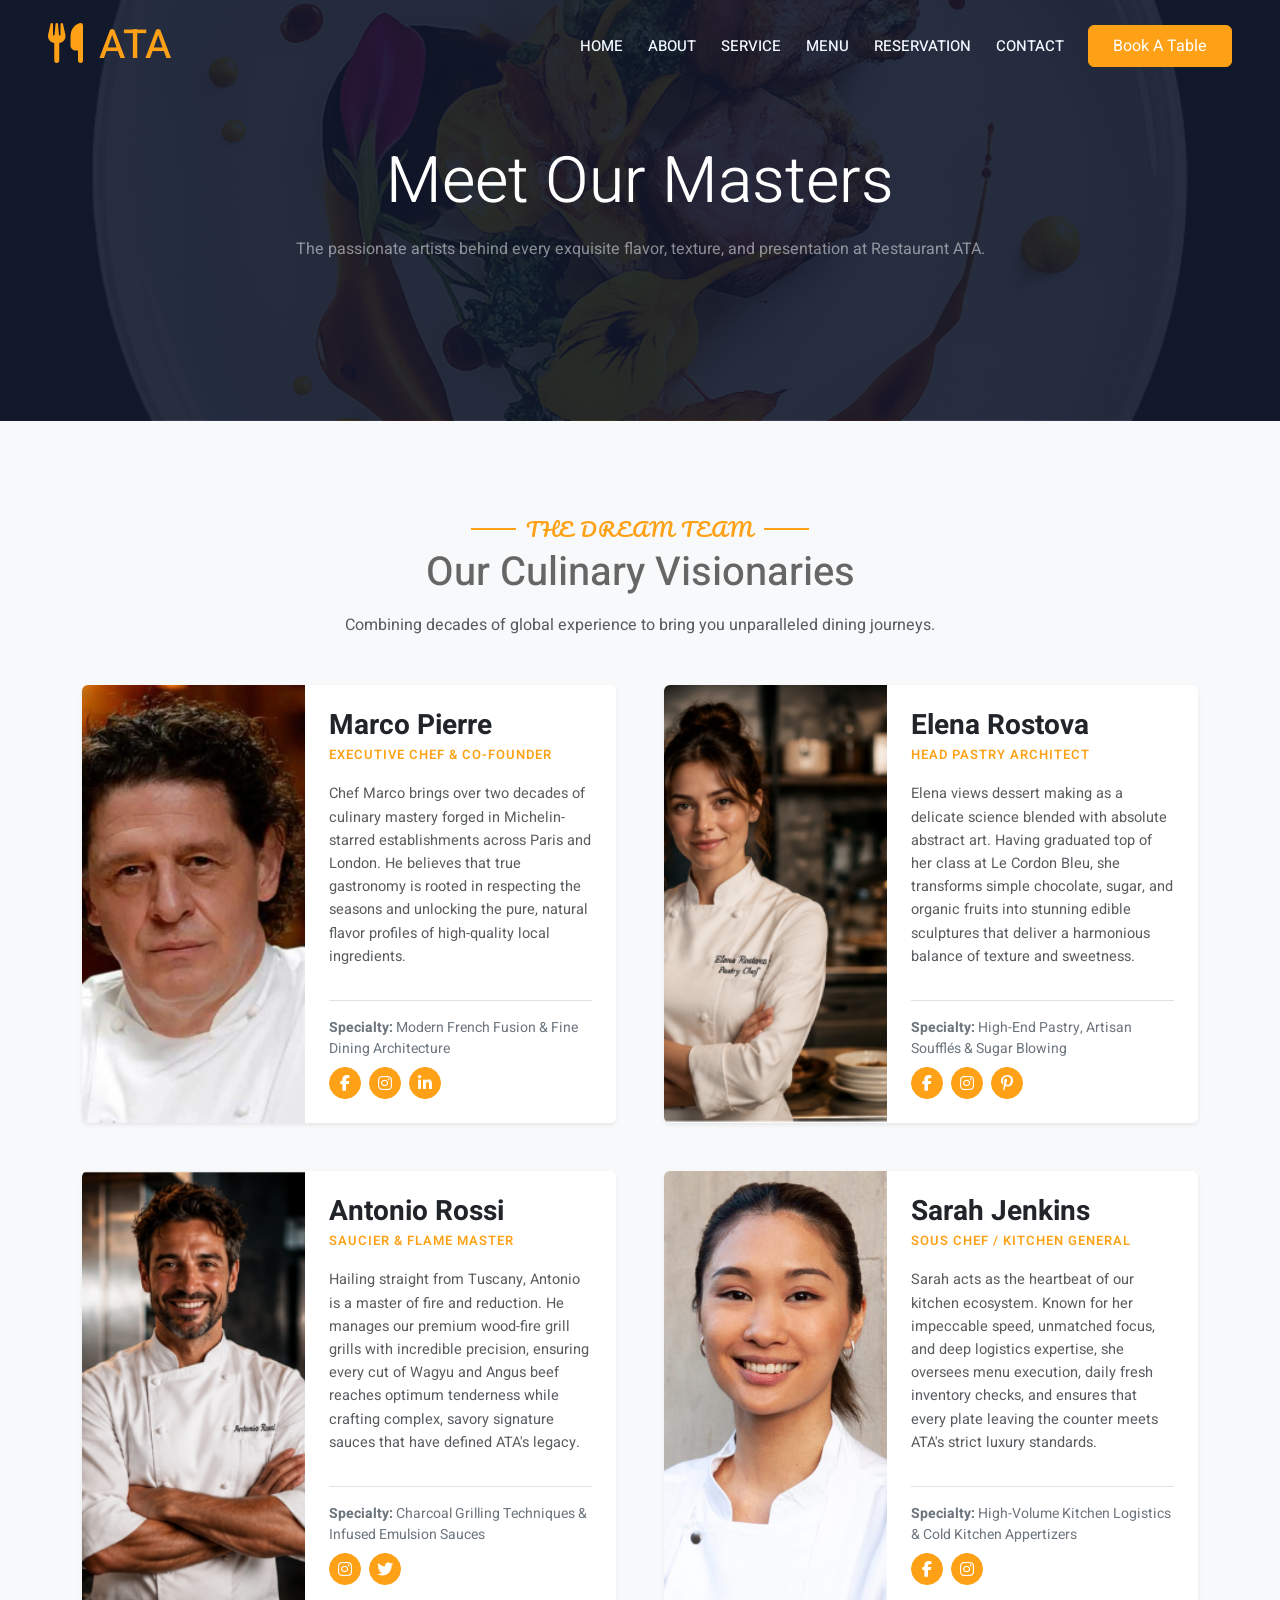
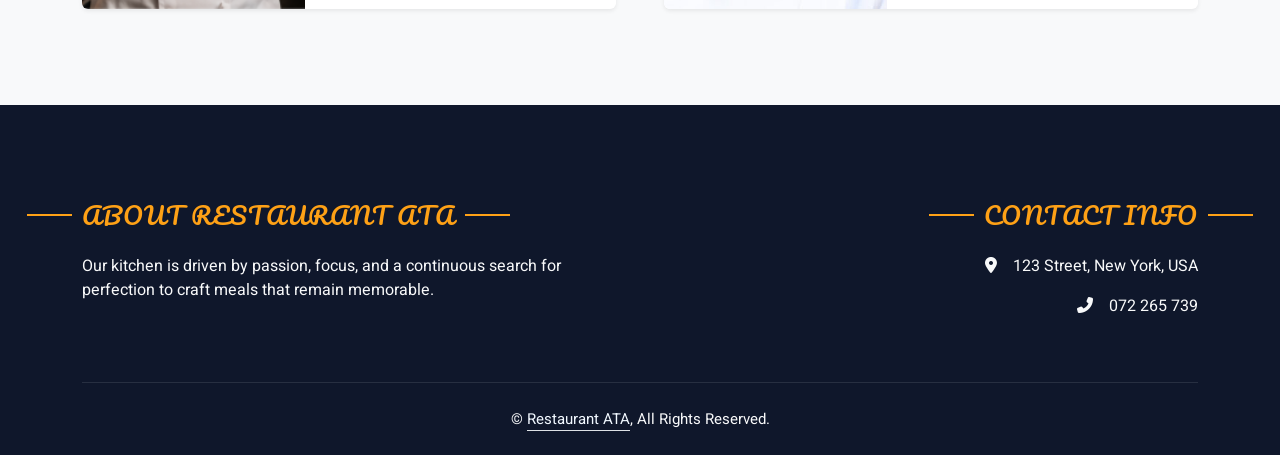
<file: chefs.html>
<!doctype html>
<html lang="en">
  <head>
    <meta charset="UTF-8" />
    <meta name="viewport" content="width=device-width, initial-scale=1.0" />
    <title>Our Culinary Masters - Restaurant ATA</title>
    
    <!-- Bootstrap JS Bundle -->
    <script src="https://cdn.jsdelivr.net/npm/bootstrap@5.3.2/dist/js/bootstrap.bundle.min.js"></script>

    <!-- Google Web Fonts -->
    <link rel="preconnect" href="https://fonts.googleapis.com" />
    <link rel="preconnect" href="https://fonts.gstatic.com" crossorigin />
    <link href="https://fonts.googleapis.com/css2?family=Heebo:wght@400;500;600;700&family=Pacifico&display=swap" rel="stylesheet" />

    <!-- Icon Font Stylesheet (Font Awesome) -->
    <link href="https://cdnjs.cloudflare.com/ajax/libs/font-awesome/6.5.1/css/all.min.css" rel="stylesheet" />

    <!-- Bootstrap Icons -->
    <link href="https://cdn.jsdelivr.net/npm/bootstrap-icons@1.11.3/font/bootstrap-icons.css" rel="stylesheet" />

    <!-- Customized Bootstrap Stylesheet -->
    <link href="https://cdn.jsdelivr.net/npm/bootstrap@5.3.2/dist/css/bootstrap.min.css" rel="stylesheet" />

    <!-- Animate.css -->
    <link rel="stylesheet" href="https://cdnjs.cloudflare.com/ajax/libs/animate.css/4.1.1/animate.min.css" />

    <!-- Template Stylesheet -->
    <link href="v.css" rel="stylesheet" />
    
    <!-- WOW.js -->
    <script src="https://cdnjs.cloudflare.com/ajax/libs/wow/1.1.2/wow.min.js"></script>
    <script>
      new WOW().init();
    </script>
  </head>

  <body style="background-color: #f8f9fa;">
    <!-- Navbar & Hero Header -->
    <div class="container-fluid position-relative p-0">
      <nav class="navbar navbar-expand-lg navbar-dark bg-dark px-4 px-lg-5 py-3 py-lg-0">
        <a href="index.html" class="navbar-brand p-0">
          <h1 class="text-primary m-0"><i class="fa fa-utensils me-3"></i>ATA</h1>
        </a>
        <button class="navbar-toggler" type="button" data-bs-toggle="collapse" data-bs-target="#navbarCollapse">
          <span class="navbar-toggler-icon"></span>
        </button>
        <div class="collapse navbar-collapse" id="navbarCollapse">
          <div class="navbar-nav ms-auto py-0 pe-4">
            <a href="index.html" class="nav-item nav-link">Home</a>
            <a href="index.html#about" class="nav-item nav-link">About</a>
            <a href="index.html#service" class="nav-item nav-link">Service</a>
            <a href="index.html#menu" class="nav-item nav-link">Menu</a>
            <a href="index.html#reservation" class="nav-item nav-link">Reservation</a>
            <a href="index.html#contact" class="nav-item nav-link">Contact</a>
          </div>
          <a href="index.html#reservation" class="btn btn-primary py-2 px-4">Book A Table</a>
        </div>
      </nav>

      <div class="container-fluid py-5 bg-dark hero-header mb-5">
        <div class="container my-5 py-5 text-center">
          <h1 class="display-3 text-white mb-3 animate__animated animate__slideInDown">Meet Our Masters</h1>
          <p class="text-light-50 text-white-50 mx-auto, style="max-width: 600px;">The passionate artists behind every exquisite flavor, texture, and presentation at Restaurant ATA.</p>
        </div>
      </div>
    </div>

    <!-- Detailed Chefs Section -->
    <div class="container-fluid py-5">
      <div class="container">
        <div class="text-center wow animate__animated animate__fadeInUp mb-5">
          <h5 class="section-title ff-secondary text-center text-primary fw-normal">The Dream Team</h5>
          <h1 class="mb-3">Our Culinary Visionaries</h1>
          <p class="text-muted">Combining decades of global experience to bring you unparalleled dining journeys.</p>
        </div>
        
        <div class="row g-5">
          <!-- Chef 1 - Executive Chef -->
          <div class="col-lg-6 wow animate__animated animate__fadeInUp" data-wow-delay="0.1s">
            <div class="card border-0 shadow-sm overflow-hidden h-100 bg-white">
              <div class="row g-0 h-100">
                <div class="col-md-5 position-relative" style="min-height: 300px;">
                  <img class="w-100 h-100" src="r.img/20190306132829-Header.webp" alt="Chef Marco Pierre" style="object-fit: cover; position: absolute; top:0; left:0;">
                </div>
                <div class="col-md-7 d-flex flex-column p-4">
                  <div class="mb-3">
                    <h3 class="mb-0 fw-bold text-dark">Marco Pierre</h3>
                    <span class="text-primary fw-semibold text-uppercase" style="font-size: 13px; letter-spacing: 1px;">Executive Chef & Co-Founder</span>
                  </div>
                  <p class="text-muted flex-grow-1" style="font-size: 14.5px; line-height: 1.6;">
                    Chef Marco brings over two decades of culinary mastery forged in Michelin-starred establishments across Paris and London. He believes that true gastronomy is rooted in respecting the seasons and unlocking the pure, natural flavor profiles of high-quality local ingredients.
                  </p>
                  <div class="border-top pt-3 mt-3">
                    <small class="d-block text-secondary mb-2"><strong>Specialty:</strong> Modern French Fusion & Fine Dining Architecture</small>
                    <div class="d-flex gap-2">
                      <a class="btn btn-sm-square btn-primary rounded-circle" href="#"><i class="fab fa-facebook-f"></i></a>
                      <a class="btn btn-sm-square btn-primary rounded-circle" href="#"><i class="fab fa-instagram"></i></a>
                      <a class="btn btn-sm-square btn-primary rounded-circle" href="#"><i class="fab fa-linkedin-in"></i></a>
                    </div>
                  </div>
                </div>
              </div>
            </div>
          </div>

          <!-- Chef 2 - Pastry Chef -->
          <div class="col-lg-6 wow animate__animated animate__fadeInUp" data-wow-delay="0.3s">
            <div class="card border-0 shadow-sm overflow-hidden h-100 bg-white">
              <div class="row g-0 h-100">
                <div class="col-md-5 position-relative" style="min-height: 300px;">
                  <img class="w-100 h-100" src="r.img/Screenshot_3.png" alt="Chef Elena Rostova" style="object-fit: cover; position: absolute; top:0; left:0;">
                </div>
                <div class="col-md-7 d-flex flex-column p-4">
                  <div class="mb-3">
                    <h3 class="mb-0 fw-bold text-dark">Elena Rostova</h3>
                    <span class="text-primary fw-semibold text-uppercase" style="font-size: 13px; letter-spacing: 1px;">Head Pastry Architect</span>
                  </div>
                  <p class="text-muted flex-grow-1" style="font-size: 14.5px; line-height: 1.6;">
                    Elena views dessert making as a delicate science blended with absolute abstract art. Having graduated top of her class at Le Cordon Bleu, she transforms simple chocolate, sugar, and organic fruits into stunning edible sculptures that deliver a harmonious balance of texture and sweetness.
                  </p>
                  <div class="border-top pt-3 mt-3">
                    <small class="d-block text-secondary mb-2"><strong>Specialty:</strong> High-End Pastry, Artisan Soufflés & Sugar Blowing</small>
                    <div class="d-flex gap-2">
                      <a class="btn btn-sm-square btn-primary rounded-circle" href="#"><i class="fab fa-facebook-f"></i></a>
                      <a class="btn btn-sm-square btn-primary rounded-circle" href="#"><i class="fab fa-instagram"></i></a>
                      <a class="btn btn-sm-square btn-primary rounded-circle" href="#"><i class="fab fa-pinterest-p"></i></a>
                    </div>
                  </div>
                </div>
              </div>
            </div>
          </div>

          <!-- Chef 3 - Grill Expert -->
          <div class="col-lg-6 wow animate__animated animate__fadeInUp" data-wow-delay="0.5s">
            <div class="card border-0 shadow-sm overflow-hidden h-100 bg-white">
              <div class="row g-0 h-100">
                <div class="col-md-5 position-relative" style="min-height: 300px;">
                  <img class="w-100 h-100" src="r.img/Screenshot_2.png" alt="Chef Antonio Rossi" style="object-fit: cover; position: absolute; top:0; left:0;">
                </div>
                <div class="col-md-7 d-flex flex-column p-4">
                  <div class="mb-3">
                    <h3 class="mb-0 fw-bold text-dark">Antonio Rossi</h3>
                    <span class="text-primary fw-semibold text-uppercase" style="font-size: 13px; letter-spacing: 1px;">Saucier & Flame Master</span>
                  </div>
                  <p class="text-muted flex-grow-1" style="font-size: 14.5px; line-height: 1.6;">
                    Hailing straight from Tuscany, Antonio is a master of fire and reduction. He manages our premium wood-fire grill grills with incredible precision, ensuring every cut of Wagyu and Angus beef reaches optimum tenderness while crafting complex, savory signature sauces that have defined ATA's legacy.
                  </p>
                  <div class="border-top pt-3 mt-3">
                    <small class="d-block text-secondary mb-2"><strong>Specialty:</strong> Charcoal Grilling Techniques & Infused Emulsion Sauces</small>
                    <div class="d-flex gap-2">
                      <a class="btn btn-sm-square btn-primary rounded-circle" href="#"><i class="fab fa-instagram"></i></a>
                      <a class="btn btn-sm-square btn-primary rounded-circle" href="#"><i class="fab fa-twitter"></i></a>
                    </div>
                  </div>
                </div>
              </div>
            </div>
          </div>

          <!-- Chef 4 - Sous Chef -->
          <div class="col-lg-6 wow animate__animated animate__fadeInUp" data-wow-delay="0.7s">
            <div class="card border-0 shadow-sm overflow-hidden h-100 bg-white">
              <div class="row g-0 h-100">
                <div class="col-md-5 position-relative" style="min-height: 300px;">
                  <img class="w-100 h-100" src="r.img/Baan-Tepa-Chef-Tam-5-scaled-e1739999839305.jpg" alt="Chef Sarah Jenkins" style="object-fit: cover; position: absolute; top:0; left:0;">
                </div>
                <div class="col-md-7 d-flex flex-column p-4">
                  <div class="mb-3">
                    <h3 class="mb-0 fw-bold text-dark">Sarah Jenkins</h3>
                    <span class="text-primary fw-semibold text-uppercase" style="font-size: 13px; letter-spacing: 1px;">Sous Chef / Kitchen General</span>
                  </div>
                  <p class="text-muted flex-grow-1" style="font-size: 14.5px; line-height: 1.6;">
                    Sarah acts as the heartbeat of our kitchen ecosystem. Known for her impeccable speed, unmatched focus, and deep logistics expertise, she oversees menu execution, daily fresh inventory checks, and ensures that every plate leaving the counter meets ATA's strict luxury standards.
                  </p>
                  <div class="border-top pt-3 mt-3">
                    <small class="d-block text-secondary mb-2"><strong>Specialty:</strong> High-Volume Kitchen Logistics & Cold Kitchen Appertizers</small>
                    <div class="d-flex gap-2">
                      <a class="btn btn-sm-square btn-primary rounded-circle" href="#"><i class="fab fa-facebook-f"></i></a>
                      <a class="btn btn-sm-square btn-primary rounded-circle" href="#"><i class="fab fa-instagram"></i></a>
                    </div>
                  </div>
                </div>
              </div>
            </div>
          </div>
        </div>
      </div>
    </div>

    <!-- Footer Section -->
    <div class="container-fluid bg-dark text-light footer pt-5 mt-5">
      <div class="container py-5">
        <div class="row g-5">
          <div class="col-lg-6 col-md-6 text-start">
            <h4 class="section-title ff-secondary text-primary fw-normal mb-4">About Restaurant ATA</h4>
            <p>Our kitchen is driven by passion, focus, and a continuous search for perfection to craft meals that remain memorable.</p>
          </div>
          <div class="col-lg-6 col-md-6 text-md-end text-start">
            <h4 class="section-title ff-secondary text-primary fw-normal mb-4">Contact info</h4>
            <p><i class="fa fa-map-marker-alt me-3"></i>123 Street, New York, USA</p>
            <p><i class="fa fa-phone-alt me-3"></i>072 265 739</p>
          </div>
        </div>
      </div>
      <div class="container">
        <div class="copyright text-center">
          &copy; <a class="border-bottom" href="#">Restaurant ATA</a>, All Rights Reserved.
        </div>
      </div>
    </div>
  </body>
</html>
</file>
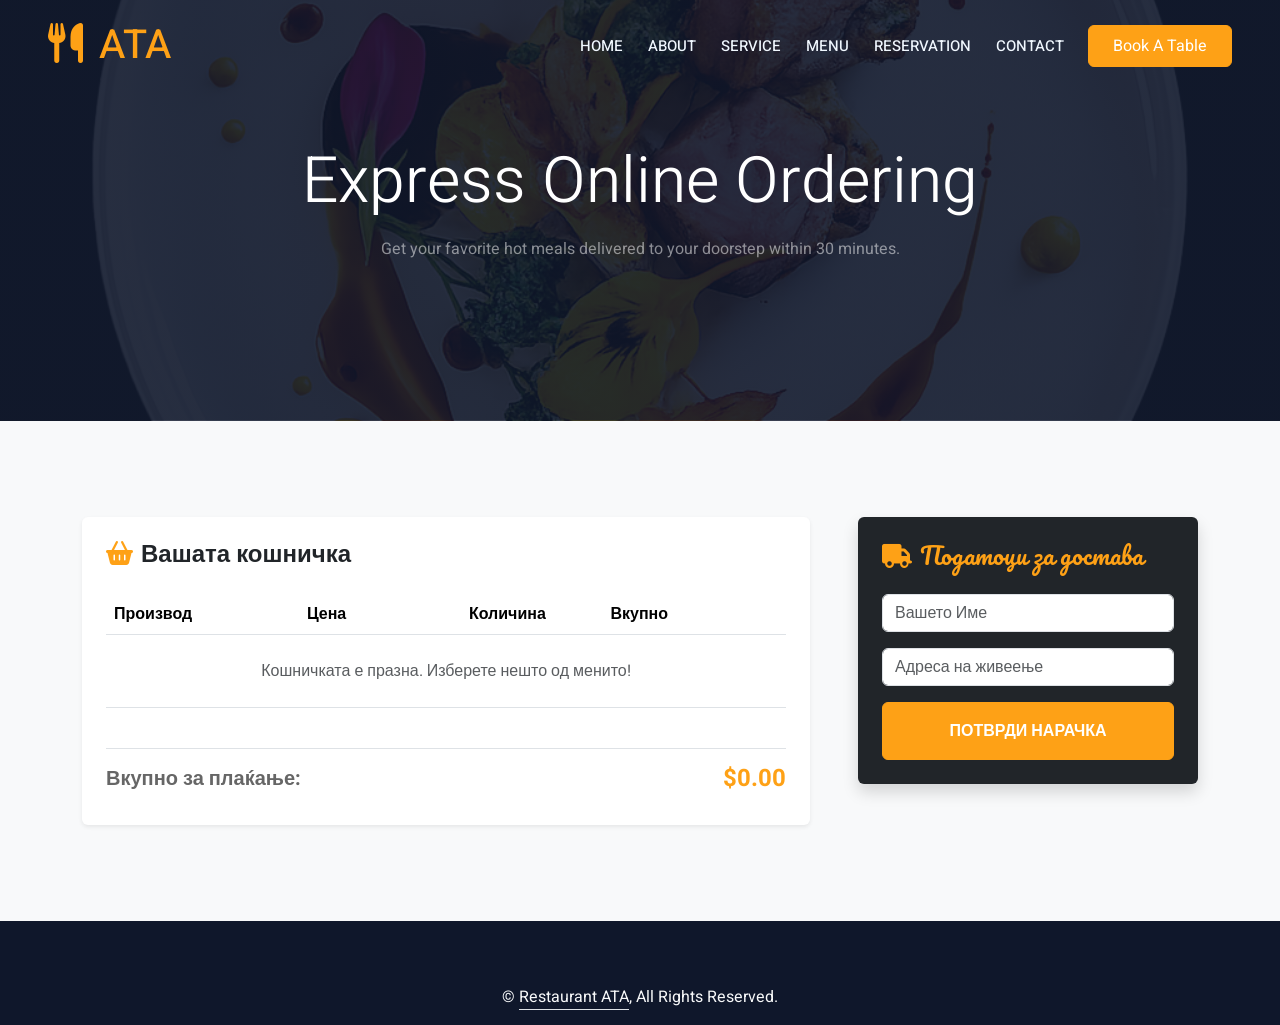
<file: online-order.html>
<!doctype html>
<html lang="en">
  <head>
    <meta charset="UTF-8" />
    <meta name="viewport" content="width=device-width, initial-scale=1.0" />
    <title>Online Order - Restaurant ATA</title>
    <script src="https://cdn.jsdelivr.net/npm/bootstrap@5.3.2/dist/js/bootstrap.bundle.min.js"></script>
    <link rel="preconnect" href="https://fonts.googleapis.com" />
    <link rel="preconnect" href="https://fonts.gstatic.com" crossorigin />
    <link
      href="https://fonts.googleapis.com/css2?family=Heebo:wght@400;500;600;700&family=Pacifico&display=swap"
      rel="stylesheet"
    />
    <link
      href="https://cdnjs.cloudflare.com/ajax/libs/font-awesome/6.5.1/css/all.min.css"
      rel="stylesheet"
    />
    <link
      href="https://cdn.jsdelivr.net/npm/bootstrap@5.3.2/dist/css/bootstrap.min.css"
      rel="stylesheet"
    />
    <link
      rel="stylesheet"
      href="https://cdnjs.cloudflare.com/ajax/libs/animate.css/4.1.1/animate.min.css"
    />
    <link href="v.css" rel="stylesheet" />
  </head>
  <body style="background-color: #f8f9fa">
    <!-- Navbar & Hero Header -->
    <div class="container-fluid position-relative p-0">
      <nav
        class="navbar navbar-expand-lg navbar-dark bg-dark px-4 px-lg-5 py-3 py-lg-0"
      >
        <a href="index.html" class="navbar-brand p-0">
          <h1 class="text-primary m-0">
            <i class="fa fa-utensils me-3"></i>ATA
          </h1>
        </a>
        <div class="collapse navbar-collapse" id="navbarCollapse">
          <div class="navbar-nav ms-auto py-0 pe-4">
            <a href="index.html" class="nav-item nav-link">Home</a>
            <a href="index.html#about" class="nav-item nav-link">About</a>
            <a href="index.html#service" class="nav-item nav-link">Service</a>
            <a href="index.html#menu" class="nav-item nav-link">Menu</a>
            <a href="index.html#reservation" class="nav-item nav-link"
              >Reservation</a
            >
            <a href="index.html#contact" class="nav-item nav-link">Contact</a>
          </div>
          <a href="index.html#reservation" class="btn btn-primary py-2 px-4"
            >Book A Table</a
          >
        </div>
      </nav>
      <div class="container-fluid py-5 bg-dark hero-header mb-5">
        <div class="container my-5 py-5 text-center">
          <h1
            class="display-3 text-white mb-3 animate__animated animate__slideInDown"
          >
            Express Online Ordering
          </h1>
          <p class="text-white-50 mx-auto" style="max-width: 600px">
            Get your favorite hot meals delivered to your doorstep within 30
            minutes.
          </p>
        </div>
      </div>
    </div>

    <div class="container py-5">
      <div class="row g-5">
        <div class="col-lg-8">
          <div class="bg-white p-4 rounded shadow-sm">
            <h4 class="mb-4 fw-bold text-dark">
              <i class="fa fa-shopping-basket text-primary me-2"></i>Вашата
              кошничка
            </h4>
            <div class="table-responsive">
              <table class="table align-middle">
                <thead>
                  <tr>
                    <th>Производ</th>
                    <th>Цена</th>
                    <th class="text-center">Количина</th>
                    <th>Вкупно</th>
                    <th></th>
                  </tr>
                </thead>
                <tbody id="cart-items-body"></tbody>
              </table>
            </div>
            <div
              class="d-flex justify-content-between align-items-center mt-4 pt-3 border-top"
            >
              <h5 class="fw-bold">Вкупно за плаќање:</h5>
              <h4 class="text-primary fw-bold" id="cart-total-price">$0.00</h4>
            </div>
          </div>
        </div>

        <div class="col-lg-4">
          <div class="bg-dark p-4 rounded shadow text-white">
            <h4 class="mb-4 ff-secondary text-primary">
              <i class="fa fa-truck me-2"></i>Податоци за достава
            </h4>
            <form id="order-form">
              <div class="mb-3">
                <input
                  type="text"
                  class="form-control"
                  id="order-name"
                  placeholder="Вашето Име"
                  required
                />
              </div>
              <div class="mb-3">
                <input
                  type="text"
                  class="form-control"
                  id="order-address"
                  placeholder="Адреса на живеење"
                  required
                />
              </div>
              <button type="submit" class="btn btn-primary w-100 fw-bold py-3">
                ПОТВРДИ НАРАЧКА
              </button>
            </form>

            <div
              id="tracking-box"
              class="mt-4 p-3 bg-secondary rounded d-none text-center"
            >
              <h5 id="tracking-title" class="text-warning fw-bold">
                <i id="status-icon" class="fa fa-spinner fa-spin me-2"></i
                >Статус на нарачка
              </h5>
              <p id="tracking-status" class="mb-0 fw-bold fs-5">
                Примена во кујна...
              </p>
              <small class="text-white-50">Очекувано време: 30 мин.</small>
            </div>
          </div>
        </div>
      </div>
    </div>

    <script>
      function displayCart() {
        const cart = JSON.parse(localStorage.getItem("restaurant_cart")) || [];
        const tableBody = document.getElementById("cart-items-body");
        const totalElement = document.getElementById("cart-total-price");

        tableBody.innerHTML = "";
        let total = 0;

        if (cart.length === 0) {
          tableBody.innerHTML =
            '<tr><td colspan="5" class="text-center text-muted py-4">Кошничката е празна. Изберете нешто од менито!</td></tr>';
          totalElement.innerText = "$0.00";
          return;
        }

        cart.forEach((item, index) => {
          const itemTotal = item.price * item.quantity;
          total += itemTotal;

          const row = document.createElement("tr");
          row.innerHTML = `
            <td class="fw-bold">${item.name}</td>
            <td>$${item.price.toFixed(2)}</td>
            <td class="text-center">${item.quantity}</td>
            <td class="text-primary fw-bold">$${itemTotal.toFixed(2)}</td>
            <td><button class="btn btn-sm btn-danger rounded-circle" onclick="removeItemFromCart('${item.name}')">&times;</button></td>
        `;
          tableBody.appendChild(row);
        });

        totalElement.innerText = `$${total.toFixed(2)}`;
      }

      function removeItemFromCart(name) {
        let cart = JSON.parse(localStorage.getItem("restaurant_cart")) || [];
        const item = cart.find((i) => i.name === name);

        if (item) {
          if (item.quantity > 1) {
            item.quantity -= 1; // Се трга само 1 парче ако има повеќе
          } else {
            cart = cart.filter((i) => i.name !== name); // Се брише целосно ако има само 1
          }
        }

        localStorage.setItem("restaurant_cart", JSON.stringify(cart));
        displayCart(); // Повторно нацртај ја табелата
      }

      // Симулација на следење во реално време (Real-time tracking)
      document.getElementById("order-form").addEventListener("submit", (e) => {
        e.preventDefault();

        const statusIcon = document.getElementById("status-icon");
        const trackingTitle = document.getElementById("tracking-title");

        // Ресетирај ги почетните класи за иконата и насловот при нова нарачка
        statusIcon.className = "fa fa-spinner fa-spin me-2";
        trackingTitle.className = "text-warning fw-bold";

        // Прикажи го боксот за следење
        document.getElementById("tracking-box").classList.remove("d-none");

        const statuses = [
          "🍳 Вашата храна се подготвува од нашите шефови...",
          "🛵 Храната е предадена на доставувачот!",
          "📍 Доставувачот е во близина на вашата локација...",
          "✅ Нарачката е успешно доставена. Пријатно јадење!",
        ];

        let currentStep = 0;
        const interval = setInterval(() => {
          if (currentStep < statuses.length) {
            document.getElementById("tracking-status").innerText =
              statuses[currentStep];

            // Ако стигнеме до последниот статус (Доставено), го запираме вртењето
            if (currentStep === statuses.length - 1) {
              statusIcon.className = "fa fa-check-circle me-2"; // Нова статична икона со штиклирање
              trackingTitle.className = "text-success fw-bold"; // Зелен наслов
            }

            currentStep++;
          } else {
            clearInterval(interval);
            localStorage.removeItem("restaurant_cart"); // Исчисти кошничка на крај
            displayCart(); // Освежи ја табелата
          }
        }, 5000); // Се менува статус на секои 5 секунди за симулација
      });

      window.onload = displayCart;
    </script>

    <!-- Minimal Footer -->
    <div
      class="container-fluid bg-dark text-light footer pt-5 mt-5 text-center"
    >
      <div class="container py-3">
        <p class="mb-0">
          &copy; <a class="border-bottom" href="#">Restaurant ATA</a>, All
          Rights Reserved.
        </p>
      </div>
    </div>
  </body>
</html>
</file>
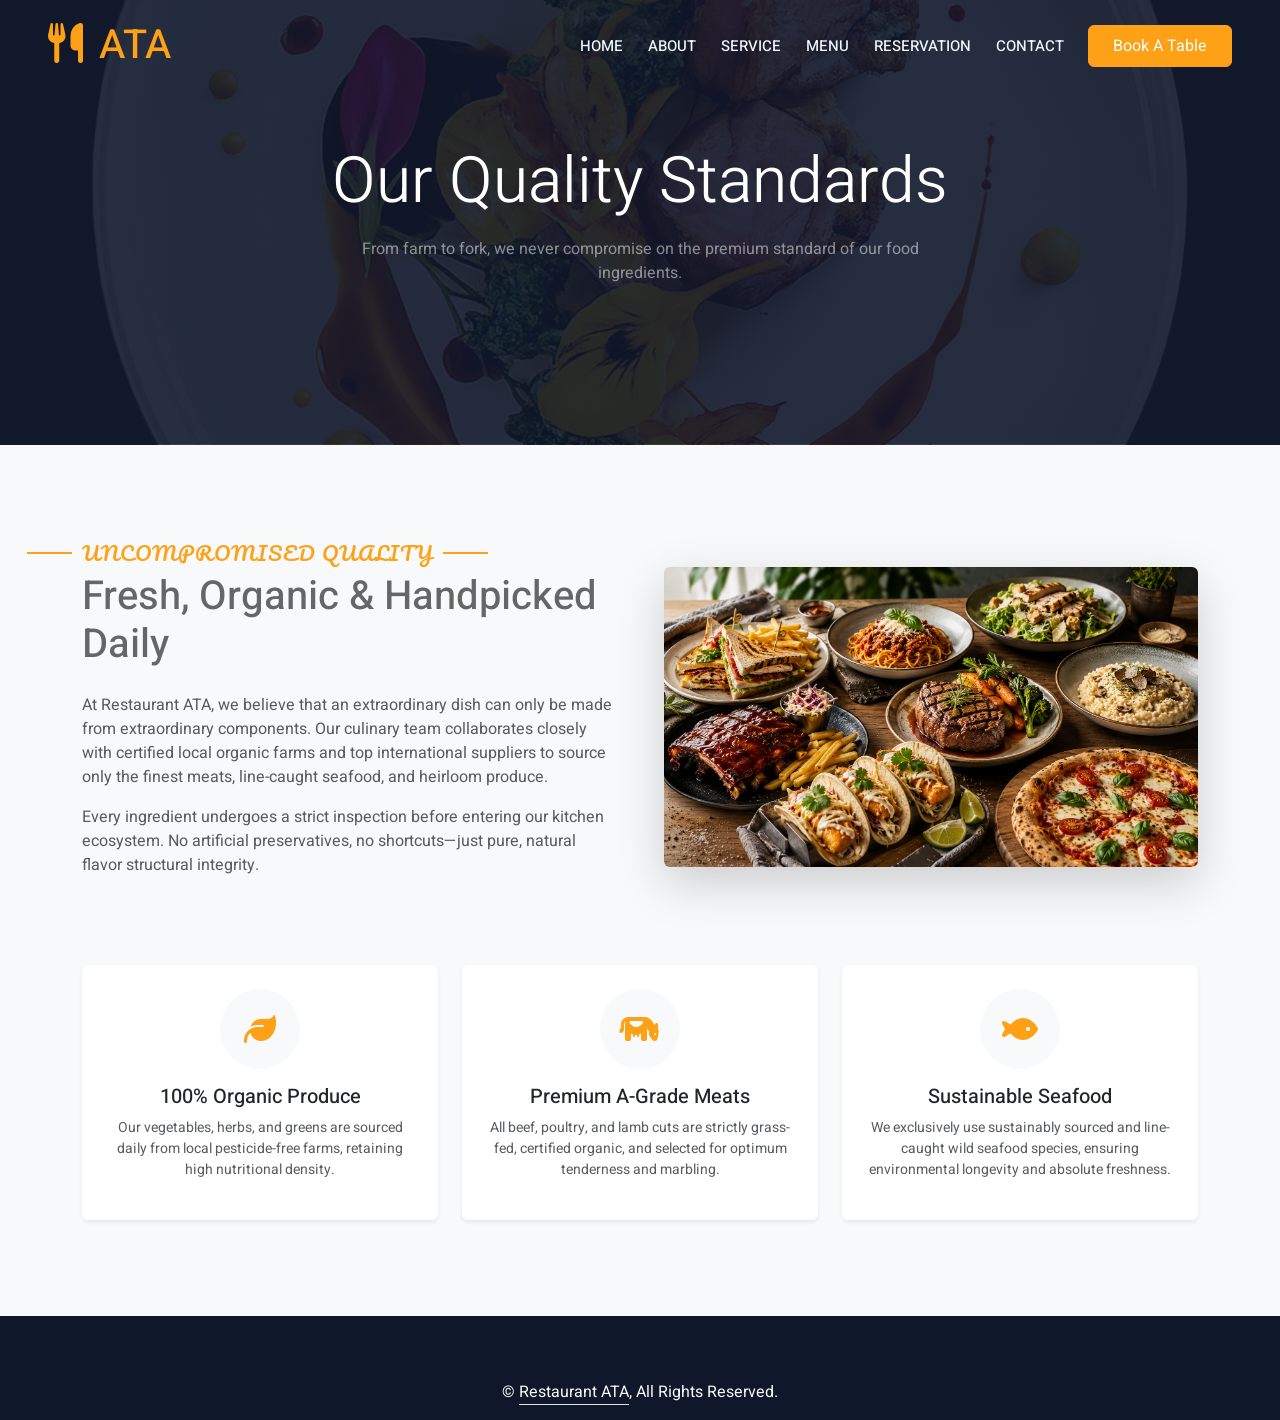
<file: quality-food.html>
<!doctype html>
<html lang="en">
  <head>
    <meta charset="UTF-8" />
    <meta name="viewport" content="width=device-width, initial-scale=1.0" />
    <title>Quality Food - Restaurant ATA</title>
    <script src="https://cdn.jsdelivr.net/npm/bootstrap@5.3.2/dist/js/bootstrap.bundle.min.js"></script>
    <link rel="preconnect" href="https://fonts.googleapis.com" />
    <link rel="preconnect" href="https://fonts.gstatic.com" crossorigin />
    <link
      href="https://fonts.googleapis.com/css2?family=Heebo:wght@400;500;600;700&family=Pacifico&display=swap"
      rel="stylesheet"
    />
    <link
      href="https://cdnjs.cloudflare.com/ajax/libs/font-awesome/6.5.1/css/all.min.css"
      rel="stylesheet"
    />
    <link
      href="https://cdn.jsdelivr.net/npm/bootstrap@5.3.2/dist/css/bootstrap.min.css"
      rel="stylesheet"
    />
    <link
      rel="stylesheet"
      href="https://cdnjs.cloudflare.com/ajax/libs/animate.css/4.1.1/animate.min.css"
    />
    <link href="v.css" rel="stylesheet" />
  </head>
  <body style="background-color: #f8f9fa">
    <!-- Navbar & Hero Header -->
    <div class="container-fluid position-relative p-0">
      <nav
        class="navbar navbar-expand-lg navbar-dark bg-dark px-4 px-lg-5 py-3 py-lg-0"
      >
        <a href="index.html" class="navbar-brand p-0">
          <h1 class="text-primary m-0">
            <i class="fa fa-utensils me-3"></i>ATA
          </h1>
        </a>
        <div class="collapse navbar-collapse" id="navbarCollapse">
          <div class="navbar-nav ms-auto py-0 pe-4">
            <a href="index.html" class="nav-item nav-link">Home</a>
            <a href="index.html#about" class="nav-item nav-link">About</a>
            <a href="index.html#service" class="nav-item nav-link">Service</a>
            <a href="index.html#menu" class="nav-item nav-link">Menu</a>
            <a href="index.html#reservation" class="nav-item nav-link"
              >Reservation</a
            >
            <a href="index.html#contact" class="nav-item nav-link">Contact</a>
          </div>
          <a href="index.html#reservation" class="btn btn-primary py-2 px-4"
            >Book A Table</a
          >
        </div>
      </nav>
      <div class="container-fluid py-5 bg-dark hero-header mb-5">
        <div class="container my-5 py-5 text-center">
          <h1
            class="display-3 text-white mb-3 animate__animated animate__slideInDown"
          >
            Our Quality Standards
          </h1>
          <p class="text-white-50 mx-auto" style="max-width: 600px">
            From farm to fork, we never compromise on the premium standard of
            our food ingredients.
          </p>
        </div>
      </div>
    </div>

    <!-- Content Section -->
    <div class="container py-5">
      <div class="row align-items-center g-5 mb-5">
        <div class="col-lg-6">
          <h5 class="section-title ff-secondary text-primary fw-normal">
            Uncompromised Quality
          </h5>
          <h1 class="mb-4">Fresh, Organic & Handpicked Daily</h1>
          <p class="text-muted">
            At Restaurant ATA, we believe that an extraordinary dish can only be
            made from extraordinary components. Our culinary team collaborates
            closely with certified local organic farms and top international
            suppliers to source only the finest meats, line-caught seafood, and
            heirloom produce.
          </p>
          <p class="text-muted">
            Every ingredient undergoes a strict inspection before entering our
            kitchen ecosystem. No artificial preservatives, no shortcuts—just
            pure, natural flavor structural integrity.
          </p>
        </div>
        <div class="col-lg-6">
          <img
            src="r.img/ChatGPT Image Jun 27, 2026, 03_43_17 PM.png"
            class="img-fluid rounded shadow-lg w-100"
            alt="Fresh food standards"
            style="max-height: 400px; object-fit: cover"
          />
        </div>
      </div>

      <!-- Core Pillars -->
      <div class="row g-4 mt-4">
        <div class="col-md-4">
          <div
            class="card border-0 p-4 shadow-sm h-100 text-center text-bounce"
          >
            <div
              class="bg-light rounded-circle p-3 mx-auto mb-3"
              style="
                width: 80px;
                height: 80px;
                display: flex;
                align-items: center;
                justify-content: center;
              "
            >
              <i class="fa fa-leaf fa-2x text-primary"></i>
            </div>
            <h5>100% Organic Produce</h5>
            <p class="text-muted small">
              Our vegetables, herbs, and greens are sourced daily from local
              pesticide-free farms, retaining high nutritional density.
            </p>
          </div>
        </div>
        <div class="col-md-4">
          <div
            class="card border-0 p-4 shadow-sm h-100 text-center text-bounce"
          >
            <div
              class="bg-light rounded-circle p-3 mx-auto mb-3"
              style="
                width: 80px;
                height: 80px;
                display: flex;
                align-items: center;
                justify-content: center;
              "
            >
              <i class="fa fa-cow fa-2x text-primary"></i>
            </div>
            <h5>Premium A-Grade Meats</h5>
            <p class="text-muted small">
              All beef, poultry, and lamb cuts are strictly grass-fed, certified
              organic, and selected for optimum tenderness and marbling.
            </p>
          </div>
        </div>
        <div class="col-md-4">
          <div
            class="card border-0 p-4 shadow-sm h-100 text-center text-bounce"
          >
            <div
              class="bg-light rounded-circle p-3 mx-auto mb-3"
              style="
                width: 80px;
                height: 80px;
                display: flex;
                align-items: center;
                justify-content: center;
              "
            >
              <i class="fa fa-fish fa-2x text-primary"></i>
            </div>
            <h5>Sustainable Seafood</h5>
            <p class="text-muted small">
              We exclusively use sustainably sourced and line-caught wild
              seafood species, ensuring environmental longevity and absolute
              freshness.
            </p>
          </div>
        </div>
      </div>
    </div>

    <!-- Minimal Footer -->
    <div
      class="container-fluid bg-dark text-light footer pt-5 mt-5 text-center"
    >
      <div class="container py-3">
        <p class="mb-0">
          &copy; <a class="border-bottom" href="#">Restaurant ATA</a>, All
          Rights Reserved.
        </p>
      </div>
    </div>
  </body>
</html>
</file>
<file: v.css>
:root {
  --primary: #FEA116;
  --light: #F1F8FF;
  --dark: #0F172B; /* Оптимизирано потемна и поелегантна ресторанска боја */
}

body {
  font-family: 'Heebo', sans-serif;
  background-color: #FFFFFF;
  color: #666666;
}

.text-primary {
  color: var(--primary) !important;
}

.btn-primary {
  background-color: var(--primary);
  border-color: var(--primary);
  color: #FFFFFF;
  transition: .5s;
}

.btn-primary:hover {
  background-color: #e59110;
  border-color: #e59110;
}

a {
  text-decoration: none !important;
  color: inherit;
}

.ff-secondary {
  font-family: 'Pacifico', cursive;
}

.fw-medium {
  font-weight: 600 !important;
}

.fw-semi-bold {
  font-weight: 700 !important;
}

/* Back to top button */
.back-to-top {
  position: fixed;
  display: none;
  right: 45px;
  bottom: 45px;
  z-index: 99;
  width: 45px;
  height: 45px;
  align-items: center;
  justify-content: center;
  transition: .5s;
}

/** Navbar **/
.navbar-dark .navbar-nav .nav-link {
  position: relative;
  margin-left: 25px;
  padding: 35px 0;
  font-size: 15px;
  color: var(--light) !important;
  text-transform: uppercase;
  font-weight: 500;
  outline: none;
  transition: .5s;
}

.navbar-dark .navbar-nav .nav-link:hover,
.navbar-dark .navbar-nav .nav-link.active {
  color: var(--primary) !important;
}

@media (max-width: 991.98px) {
  .navbar-dark .navbar-collapse {
    margin-top: 15px;
    border-top: 1px solid rgba(255, 255, 255, .1);
    background: var(--dark);
    padding: 15px;
    border-radius: 8px;
  }
  .navbar-dark .navbar-nav .nav-link {
    padding: 10px 0;
    margin-left: 0;
  }
}

@media (min-width: 992px) {
  .navbar-dark {
    position: absolute;
    width: 100%;
    top: 0;
    left: 0;
    z-index: 999;
    background: transparent !important;
  }
}

/** Hero Header **/
.hero-header {
  background: linear-gradient(rgba(15, 23, 43, 0.9), rgba(15, 23, 43, 0.9)), url(r.img/cinijata.png);
  background-position: center center;
  background-repeat: no-repeat;
  background-size: cover;
}

.hero-header img.hero-img {
  animation: imgRotate 40s linear infinite;
}

@keyframes imgRotate {
  100% {
    transform: rotate(360deg);
  }
}

/** Section Titles **/
.section-title {
  position: relative;
  display: inline-block;
  letter-spacing: 1px;
  text-transform: uppercase;
}

.section-title::before {
  position: absolute;
  content: "";
  width: 45px;
  height: 2px;
  top: 50%;
  left: -55px;
  margin-top: -1px;
  background: var(--primary);
}

.section-title::after {
  position: absolute;
  content: "";
  width: 45px;
  height: 2px;
  top: 50%;
  right: -55px;
  margin-top: -1px;
  background: var(--primary);
}

.section-title.text-start::before,
.section-title.text-end::after {
  display: none;
}

/** Service Items **/
.service-item {
  box-shadow: 0 0 45px rgba(0, 0, 0, .06);
  transition: .5s;
  background: #FFFFFF;
}

.service-item:hover {
  background: var(--primary);
  transform: translateY(-10px);
}

.service-item * {
  transition: .5s;
}

.service-item:hover * {
  color: var(--light) !important;
}

/*** Food Menu tabs **/
.nav-pills .nav-item a {
  border-bottom: 2px solid transparent;
  transition: .5s;
}

.nav-pills .nav-item a.active {
  border-bottom: 2px solid var(--primary);
  background-color: transparent !important;
}

.menu-item {
  transition: .3s;
}

.menu-item:hover {
  transform: scale(1.02);
  box-shadow: 0 4px 15px rgba(0,0,0,0.1) !important;
}

/** Youtube Video Area **/
.video {
  position: relative;
  height: 100%;
  min-height: 450px;
  background: linear-gradient(rgba(15, 23, 43, 0.4), rgba(15, 23, 43, 0.4)), url(r.img/cinijata.png);
  background-position: center center;
  background-repeat: no-repeat;
  background-size: cover;
  border-radius: 4px;
}

.video .btn-play {
  position: absolute;
  z-index: 3;
  top: 50%;
  left: 50%;
  transform: translateX(-50%) translateY(-50%);
  box-sizing: content-box;
  display: block;
  width: 32px;
  height: 44px;
  border-radius: 50%;
  border: none;
  outline: none;
  padding: 18px 20px 18px 28px;
  background: #FFFFFF;
}

.video .btn-play:before {
  content: "";
  position: absolute;
  z-index: 0;
  left: 50%;
  top: 50%;
  transform: translateX(-50%) translateY(-50%);
  display: block;
  width: 100px;
  height: 100px;
  background: var(--primary);
  border-radius: 50%;
  animation: pulse-border 1500ms ease-out infinite;
}

.video .btn-play span {
  display: block;
  position: relative;
  z-index: 3;
  width: 0;
  height: 0;
  border-left: 32px solid var(--dark);
  border-top: 22px solid transparent;
  border-bottom: 22px solid transparent;
}

@keyframes pulse-border {
  0% {
    transform: translateX(-50%) translateY(-50%) translateZ(0) scale(1);
    opacity: 1;
  }
  100% {
    transform: translateX(-50%) translateY(-50%) translateZ(0) scale(1.5);
    opacity: 0;
  }
}

/** Footer **/
.footer {
  background-color: var(--dark) !important;
}

.footer .btn.btn-social {
  margin-right: 5px;
  width: 38px;
  height: 38px;
  display: flex;
  align-items: center;
  justify-content: center;
  color: var(--light);
  border: 1px solid #FFFFFF;
  border-radius: 50%;
  transition: .3s;
}

.footer .btn.btn-social:hover {
  color: var(--primary);
  background: #FFFFFF;
}

.footer .btn.btn-link {
  display: block;
  margin-bottom: 5px;
  padding: 0;
  text-align: left;
  color: #FFFFFF;
  font-size: 15px;
  font-weight: normal;
  text-transform: capitalize;
  transition: .3s;
}

.footer .btn.btn-link::before {
  position: relative;
  content: "\f105";
  font-family: "Font Awesome 5 Free";
  font-weight: 900;
  margin-right: 10px;
  color: var(--primary);
}

.footer .btn.btn-link:hover {
  letter-spacing: 1px;
  box-shadow: none;
  color: var(--primary);
}

.footer .copyright {
  padding: 25px 0;
  font-size: 15px;
  border-top: 1px solid rgba(256, 256, 256, .1);
}

.footer .copyright a {
  color: var(--light);
}

.footer .copyright a:hover {
  color: var(--primary);
}

/* Додаток за социјалните икони кај готвачите */
.btn-sm-square {
  width: 32px;
  height: 32px;
  display: flex;
  align-items: center;
  justify-content: center;
}

.team-item {
  transition: 0.5s;
}

.team-item:hover {
  transform: translateY(-5px);
  box-shadow: 0 4px 20px rgba(0,0,0,100) !important;
}

/* Корекција за текст боја кај линкот во Service секторот */
.style-link p {
  transition: 0.5s;
}
.style-link:hover p {
  color: #FFFFFF !important;
}
.style-link:hover strong {
  color: #FFFFFF !important;
}

/* Ефект на потскокнување за целата картичка на готвачот */
.card.border-0.shadow-sm {
  transition: transform 0.8s cubic-bezier(0.175, 0.885, 0.32, 1.275), box-shadow 0.4s ease;
}

.card.border-0.shadow-sm:hover {
  transform: translateY(-12px) scale(1.01); /* Потскокнува нагоре и благо се зголемува */
  box-shadow: 0 15px 30px rgba(0, 0, 0, 0.15) !important; /* Се засилува сенката за 3D ефект */
}

.menu-item-img {
    width: 100%;          /* Сликата да ја исполни целата ширина на картичката */
    height: 200px;        /* ТУКА ја дефинираш точната висина која ја сакаш (пр. 200px) */
    object-fit: cover;    /* КЛУЧНО: Ја сече сликата паметно за да го исполни просторот без деформација */
    object-position: center; /* Ја центрира сликата при сечењето */
}
</file>
